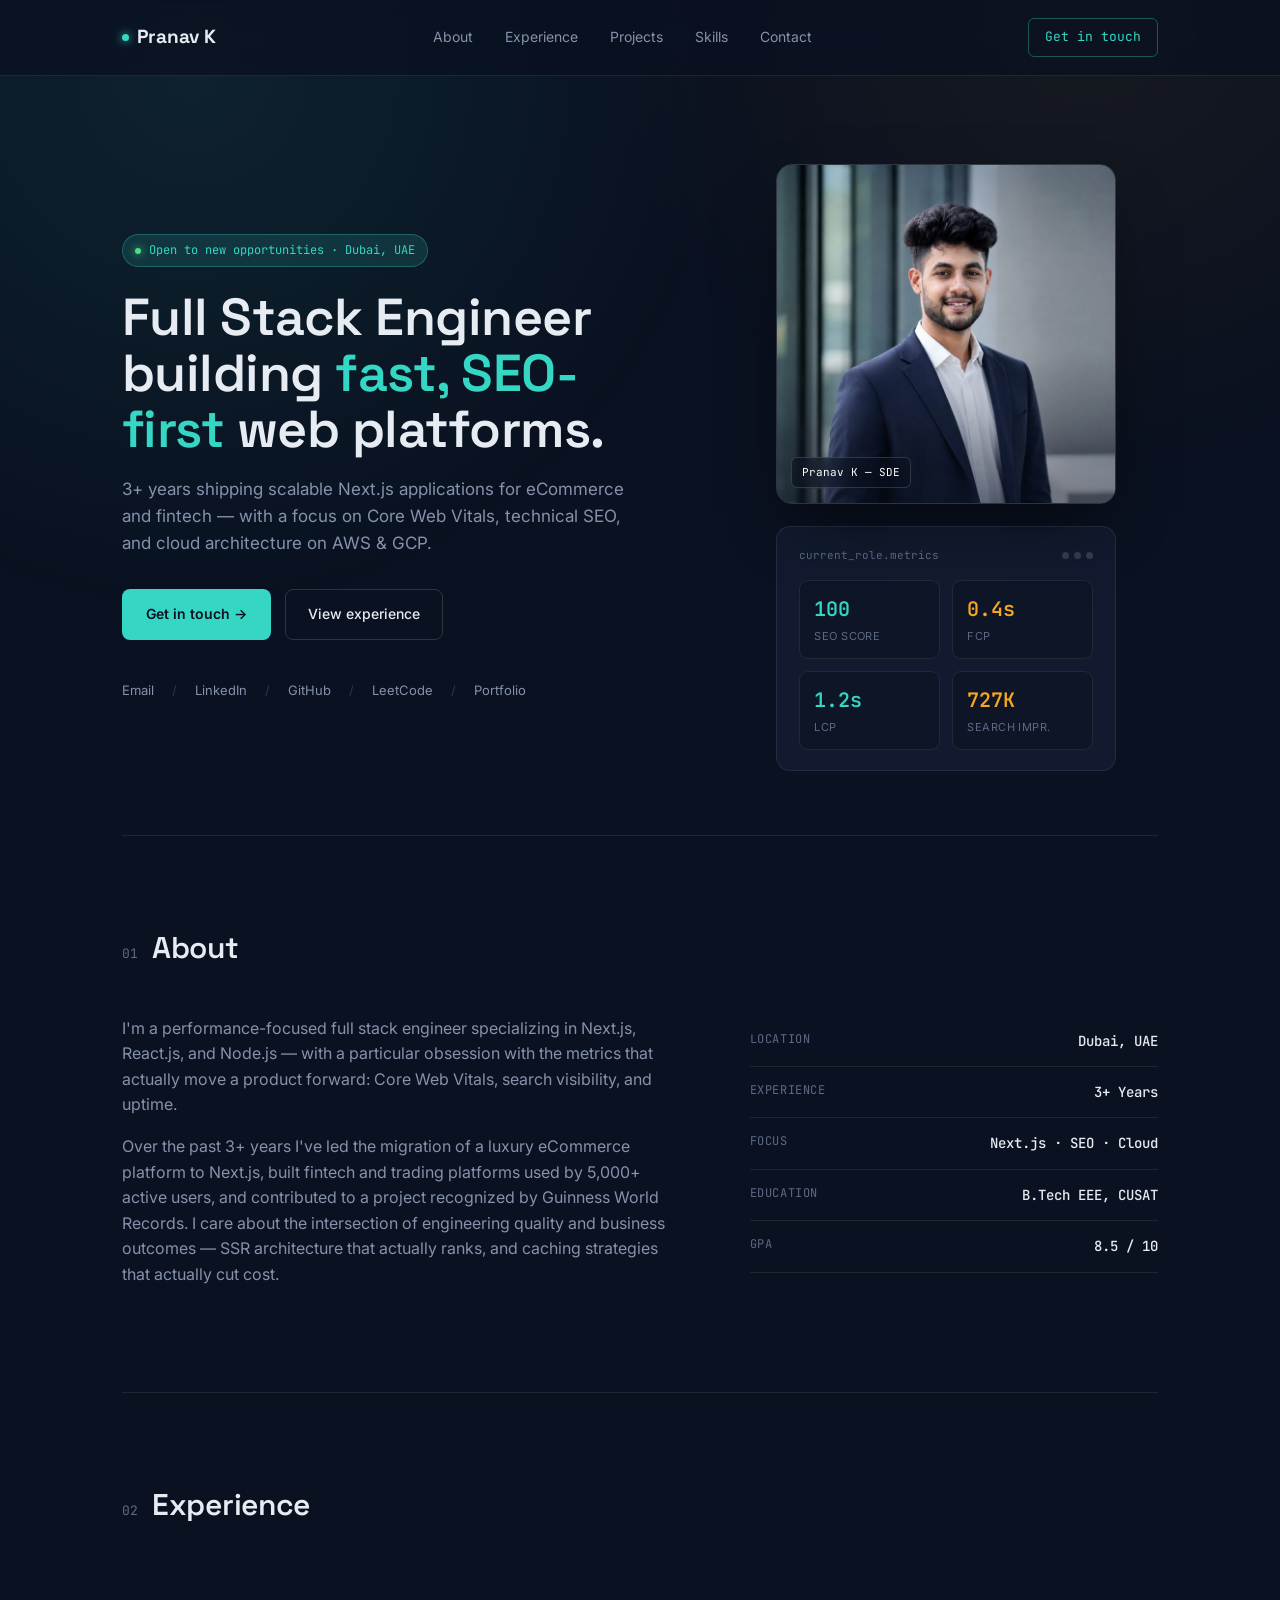
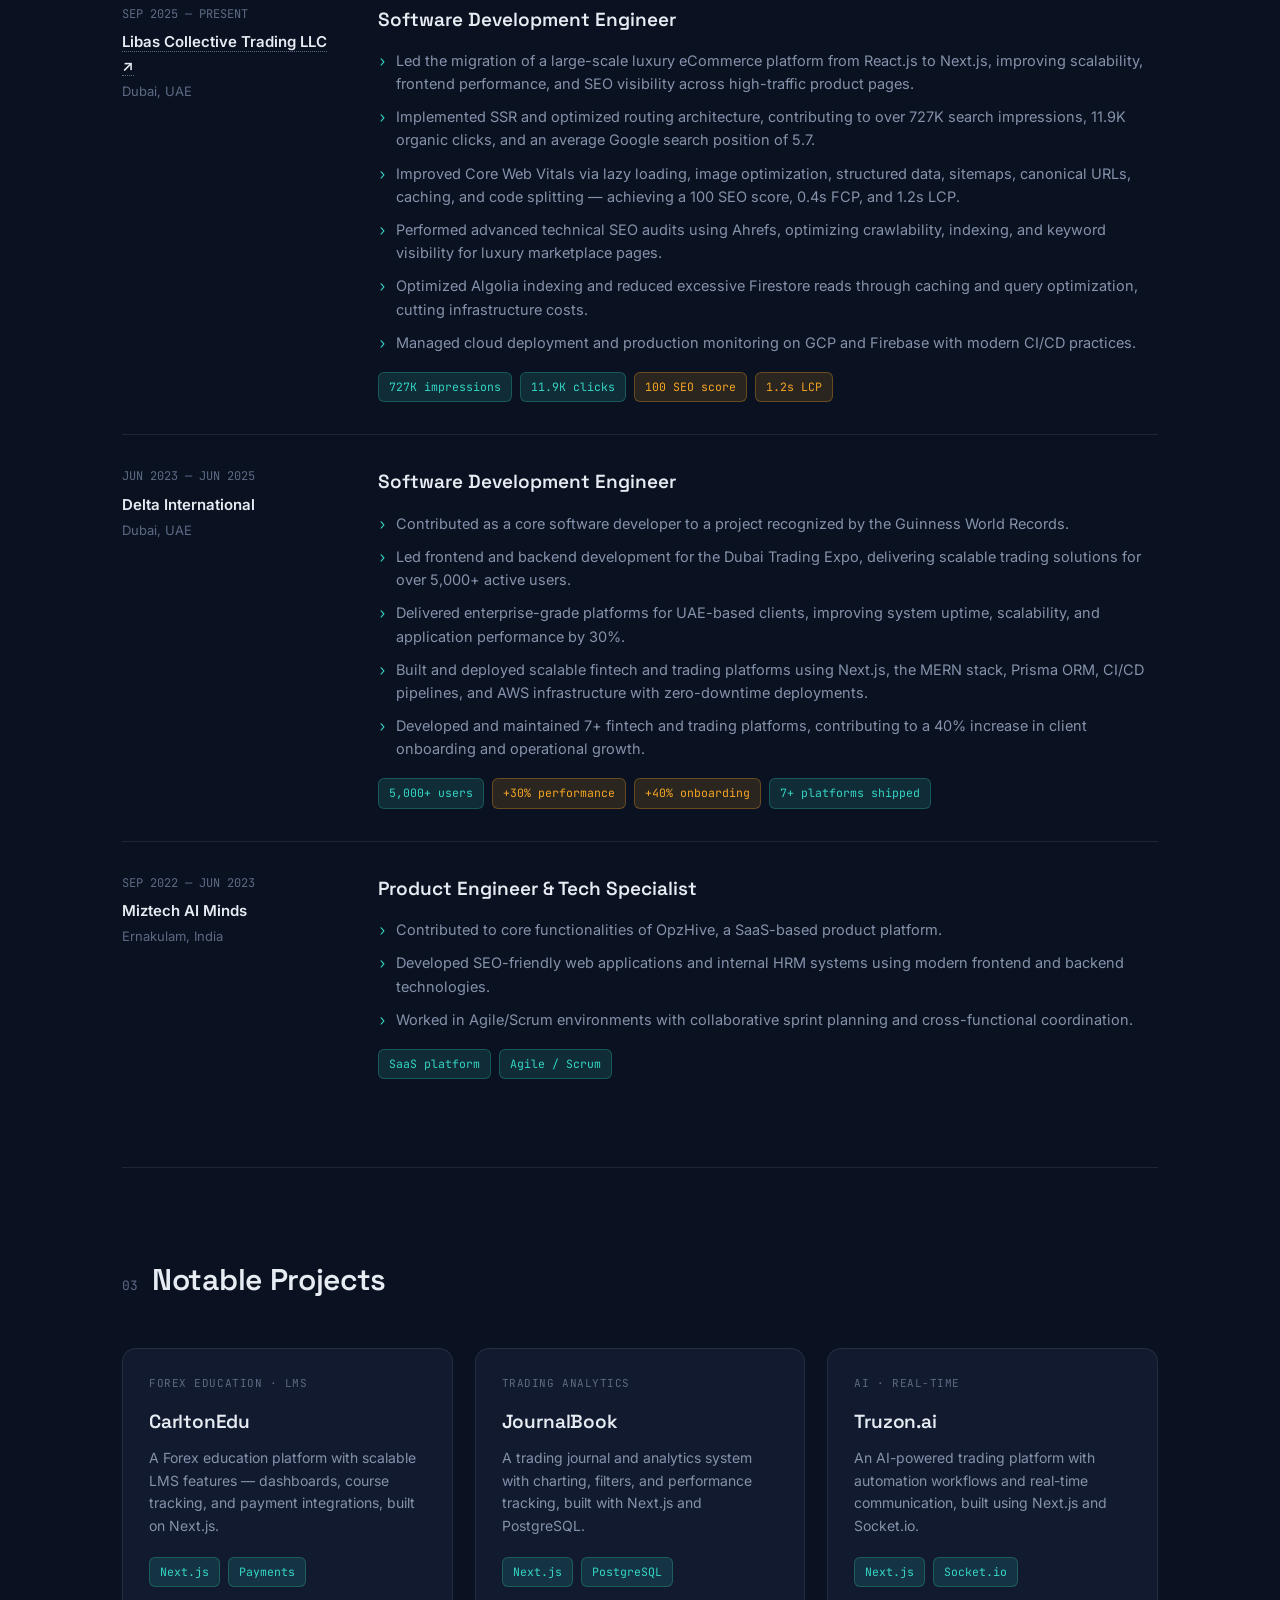
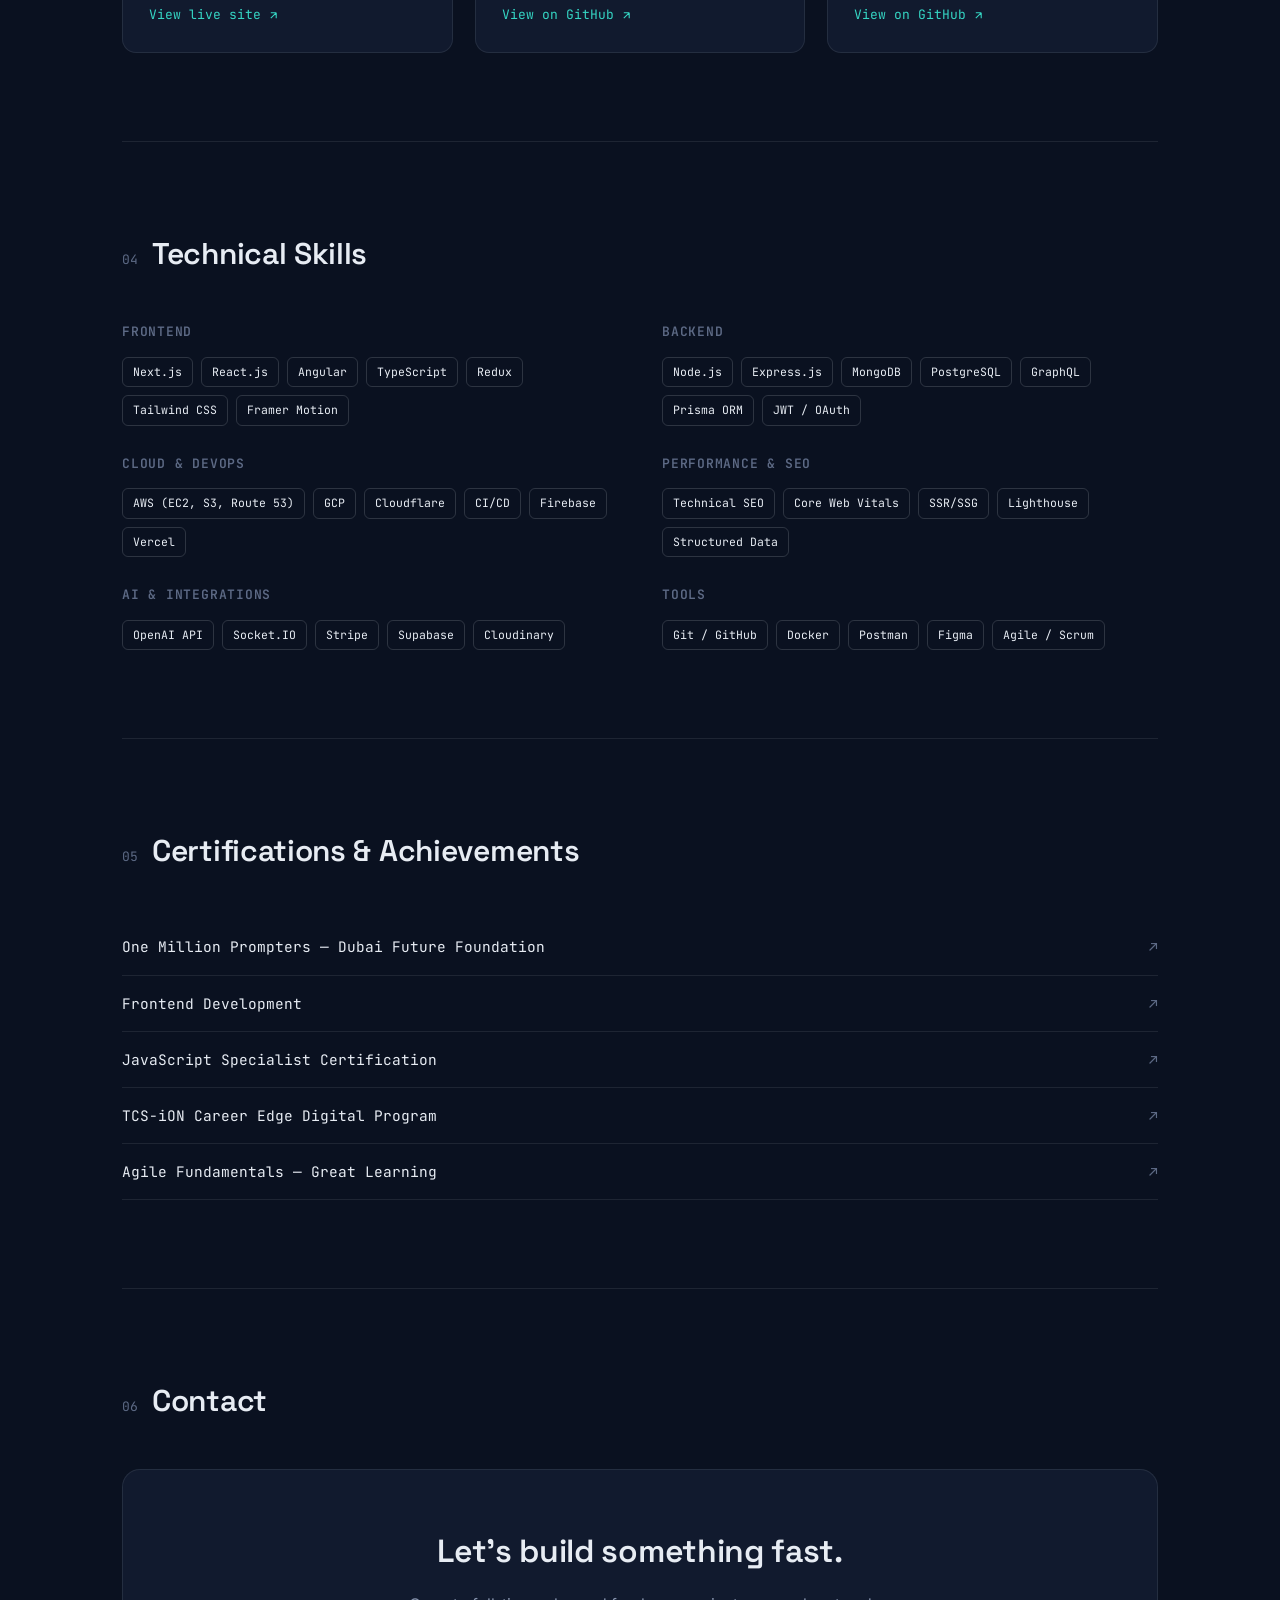
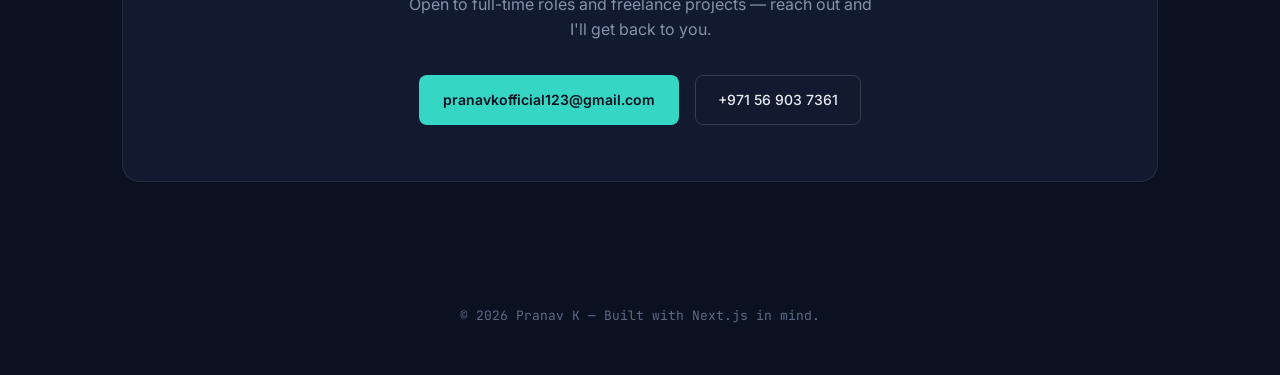
<file: portfolio.html>
<!DOCTYPE html>
<html lang="en">
<head>
<meta charset="UTF-8" />
<meta name="viewport" content="width=device-width, initial-scale=1.0" />
<title>Pranav K — Full Stack Engineer</title>
<meta name="description" content="Pranav K — Full Stack Engineer specializing in Next.js, technical SEO, Core Web Vitals and cloud architecture." />
<link rel="preconnect" href="https://fonts.googleapis.com">
<link rel="preconnect" href="https://fonts.gstatic.com" crossorigin>
<link href="https://fonts.googleapis.com/css2?family=Space+Grotesk:wght@400;500;600;700&family=Inter:wght@400;500;600&family=JetBrains+Mono:wght@400;500;600&display=swap" rel="stylesheet">
<style>
  :root{
    --ink:#0a1120;
    --panel:#111a2e;
    --panel-2:#0d1526;
    --line:rgba(231,236,243,0.09);
    --line-strong:rgba(231,236,243,0.16);
    --text:#e7ecf3;
    --muted:#8592ab;
    --muted-2:#5d6a85;
    --teal:#35d6c4;
    --teal-dim:rgba(53,214,196,0.14);
    --amber:#f5a623;
    --amber-dim:rgba(245,166,35,0.14);
    --ok:#4ade80;
  }
  *{box-sizing:border-box; margin:0; padding:0;}
  html{scroll-behavior:smooth;}
  body{
    background:var(--ink);
    color:var(--text);
    font-family:'Inter', sans-serif;
    line-height:1.6;
    -webkit-font-smoothing:antialiased;
    overflow-x:hidden;
  }
  body::before{
    content:"";
    position:fixed; inset:0;
    background-image:
      radial-gradient(circle at 15% 8%, rgba(53,214,196,0.09), transparent 40%),
      radial-gradient(circle at 85% 0%, rgba(245,166,35,0.06), transparent 35%);
    pointer-events:none;
    z-index:0;
  }
  h1,h2,h3,h4{font-family:'Space Grotesk', sans-serif; font-weight:600; letter-spacing:-0.01em;}
  .mono{font-family:'JetBrains Mono', monospace;}
  a{color:inherit; text-decoration:none;}
  .wrap{max-width:1100px; margin:0 auto; padding:0 32px; position:relative; z-index:1;}
  ::selection{background:var(--teal); color:var(--ink);}

  a:focus-visible, button:focus-visible{
    outline:2px solid var(--teal); outline-offset:3px; border-radius:4px;
  }

  /* NAV */
  header.nav{
    position:sticky; top:0; z-index:50;
    background:rgba(10,17,32,0.75);
    backdrop-filter:blur(14px);
    border-bottom:1px solid var(--line);
  }
  .nav-inner{
    max-width:1100px; margin:0 auto; padding:18px 32px;
    display:flex; align-items:center; justify-content:space-between;
  }
  .logo{
    font-family:'Space Grotesk',sans-serif; font-weight:700; font-size:19px;
    display:flex; align-items:center; gap:8px;
  }
  .logo .dot{width:7px; height:7px; border-radius:50%; background:var(--teal); box-shadow:0 0 10px var(--teal);}
  nav.links{display:flex; gap:32px; font-size:14px; color:var(--muted);}
  nav.links a{transition:color .2s;}
  nav.links a:hover{color:var(--text);}
  .nav-cta{
    font-size:13px; font-family:'JetBrains Mono',monospace; color:var(--teal);
    border:1px solid rgba(53,214,196,0.35); padding:8px 16px; border-radius:6px;
    transition:all .2s;
  }
  .nav-cta:hover{background:var(--teal-dim); border-color:var(--teal);}
  .burger{display:none; flex-direction:column; gap:5px; cursor:pointer; background:none; border:none;}
  .burger span{width:22px; height:2px; background:var(--text); display:block;}

  /* HERO */
  .hero{padding:88px 0 64px; position:relative;}
  .hero-grid{
    display:grid; grid-template-columns:1.25fr 0.95fr; gap:56px; align-items:center;
  }
  .eyebrow{
    display:inline-flex; align-items:center; gap:8px;
    font-family:'JetBrains Mono',monospace; font-size:12px; color:var(--teal);
    border:1px solid rgba(53,214,196,0.3); padding:6px 12px; border-radius:20px;
    margin-bottom:22px; background:var(--teal-dim);
  }
  .eyebrow .pulse{width:6px; height:6px; border-radius:50%; background:var(--ok); box-shadow:0 0 8px var(--ok); animation:pulse 2s infinite;}
  @keyframes pulse{0%,100%{opacity:1;} 50%{opacity:.35;}}
  .hero h1{font-size:52px; line-height:1.08; margin-bottom:18px;}
  .hero h1 .accent{color:var(--teal);}
  .hero p.lead{color:var(--muted); font-size:17px; max-width:520px; margin-bottom:32px;}
  .hero-ctas{display:flex; gap:14px; flex-wrap:wrap; margin-bottom:40px;}
  .btn-primary{
    background:var(--teal); color:var(--ink); font-weight:600; font-size:14px;
    padding:13px 24px; border-radius:8px; display:inline-flex; align-items:center; gap:8px;
    transition:transform .2s, box-shadow .2s;
  }
  .btn-primary:hover{transform:translateY(-2px); box-shadow:0 10px 30px -8px rgba(53,214,196,0.5);}
  .btn-ghost{
    border:1px solid var(--line-strong); color:var(--text); font-size:14px; font-weight:500;
    padding:13px 22px; border-radius:8px; transition:all .2s; display:inline-flex; align-items:center; gap:8px;
  }
  .btn-ghost:hover{border-color:var(--teal); color:var(--teal);}
  .social-row{display:flex; gap:18px; align-items:center; color:var(--muted-2); font-size:13px;}
  .social-row a{color:var(--muted); transition:color .2s; display:flex; align-items:center; gap:6px;}
  .social-row a:hover{color:var(--teal);}

  /* Hero right: portrait + monitor card */
  .hero-visual{position:relative;}
  .portrait-frame{
    position:relative; width:100%; max-width:340px; margin:0 auto 22px;
    aspect-ratio:1/1; border-radius:16px; overflow:hidden;
    border:1px solid var(--line-strong);
    box-shadow:0 30px 60px -20px rgba(0,0,0,0.6);
  }
  .portrait-frame img{width:100%; height:100%; object-fit:cover; display:block; filter:saturate(1.03);}
  .portrait-frame::after{
    content:""; position:absolute; inset:0;
    background:linear-gradient(180deg, transparent 55%, rgba(10,17,32,0.55) 100%);
  }
  .frame-tag{
    position:absolute; bottom:14px; left:14px; z-index:2;
    font-family:'JetBrains Mono',monospace; font-size:11px; color:#fff;
    background:rgba(10,17,32,0.55); backdrop-filter:blur(6px);
    padding:6px 10px; border-radius:6px; border:1px solid rgba(255,255,255,0.15);
  }

  .monitor{
    background:var(--panel); border:1px solid var(--line); border-radius:14px;
    padding:20px 22px; max-width:340px; margin:0 auto;
  }
  .monitor-head{
    display:flex; align-items:center; justify-content:space-between; margin-bottom:16px;
    font-family:'JetBrains Mono',monospace; font-size:11px; color:var(--muted-2);
  }
  .monitor-head .dots{display:flex; gap:5px;}
  .monitor-head .dots span{width:7px; height:7px; border-radius:50%; background:var(--line-strong);}
  .metric-row{display:grid; grid-template-columns:1fr 1fr; gap:12px;}
  .metric{
    background:var(--panel-2); border:1px solid var(--line); border-radius:9px; padding:12px 14px;
  }
  .metric .k{font-family:'JetBrains Mono',monospace; font-size:20px; font-weight:600; color:var(--teal);}
  .metric .l{font-size:11px; color:var(--muted-2); margin-top:3px; text-transform:uppercase; letter-spacing:.04em;}
  .metric.amber .k{color:var(--amber);}

  /* SECTION shared */
  section{padding:88px 0; position:relative; border-top:1px solid var(--line);}
  .sec-head{display:flex; align-items:baseline; gap:14px; margin-bottom:44px;}
  .sec-num{font-family:'JetBrains Mono',monospace; color:var(--muted-2); font-size:13px;}
  .sec-head h2{font-size:30px;}
  .sec-sub{color:var(--muted); font-size:15px; margin-top:8px; max-width:560px;}

  /* ABOUT */
  .about-grid{display:grid; grid-template-columns:1.4fr 1fr; gap:56px;}
  .about-grid p{color:var(--muted); font-size:16px; margin-bottom:16px; max-width:560px;}
  .fact-list{display:flex; flex-direction:column; gap:0;}
  .fact-list div{
    display:flex; justify-content:space-between; padding:14px 0; border-bottom:1px solid var(--line);
    font-size:14px;
  }
  .fact-list div span:first-child{color:var(--muted-2); font-family:'JetBrains Mono',monospace; font-size:12px; text-transform:uppercase; letter-spacing:.05em;}
  .fact-list div span:last-child{color:var(--text); font-weight:500; text-align:right;}

  /* EXPERIENCE */
  .job{
    display:grid; grid-template-columns:220px 1fr; gap:36px;
    padding:32px 0; border-bottom:1px solid var(--line);
  }
  .job:first-of-type{padding-top:0;}
  .job:last-of-type{border-bottom:none; padding-bottom:0;}
  .job-meta .dates{font-family:'JetBrains Mono',monospace; font-size:12px; color:var(--muted-2); margin-bottom:6px;}
  .job-meta .company{font-weight:600; font-size:15px; color:var(--text);}
  .job-meta .loc{font-size:13px; color:var(--muted-2); margin-top:3px;}
  .job-role{font-family:'Space Grotesk',sans-serif; font-size:19px; font-weight:600; margin-bottom:14px;}
  .job ul{list-style:none; display:flex; flex-direction:column; gap:10px; margin-bottom:18px;}
  .job li{
    position:relative; padding-left:18px; color:var(--muted); font-size:14.5px;
  }
  .job li::before{
    content:"›"; position:absolute; left:0; color:var(--teal); font-family:'JetBrains Mono',monospace;
  }
  .chip-row{display:flex; flex-wrap:wrap; gap:8px;}
  .chip{
    font-family:'JetBrains Mono',monospace; font-size:11.5px; padding:5px 10px; border-radius:6px;
    border:1px solid rgba(53,214,196,0.25); color:var(--teal); background:var(--teal-dim);
  }
  .chip.amber{border-color:rgba(245,166,35,0.3); color:var(--amber); background:var(--amber-dim);}

  /* PROJECTS */
  .proj-grid{display:grid; grid-template-columns:repeat(3,1fr); gap:22px;}
  .proj-card{
    background:var(--panel); border:1px solid var(--line); border-radius:14px; padding:26px;
    display:flex; flex-direction:column; transition:transform .25s, border-color .25s;
  }
  .proj-card:hover{transform:translateY(-4px); border-color:rgba(53,214,196,0.35);}
  .proj-card .tag{font-family:'JetBrains Mono',monospace; font-size:11px; color:var(--muted-2); margin-bottom:14px; text-transform:uppercase; letter-spacing:.05em;}
  .proj-card h3{font-size:19px; margin-bottom:10px;}
  .proj-card p{color:var(--muted); font-size:14px; margin-bottom:20px; flex-grow:1;}
  .proj-card .chip-row{margin-bottom:18px;}
  .proj-link{font-family:'JetBrains Mono',monospace; font-size:13px; color:var(--teal); display:inline-flex; align-items:center; gap:6px;}
  .proj-link svg{width:13px; height:13px;}

  /* SKILLS */
  .skills-grid{display:grid; grid-template-columns:repeat(2,1fr); gap:28px 44px;}
  .skill-cat h4{font-size:13px; font-family:'JetBrains Mono',monospace; color:var(--muted-2); text-transform:uppercase; letter-spacing:.06em; margin-bottom:14px;}
  .skill-cat .chip-row .chip{color:var(--text); border-color:var(--line-strong); background:transparent;}

  /* CERTS */
  .cert-list{display:flex; flex-direction:column;}
  .cert-list a{
    display:flex; justify-content:space-between; align-items:center;
    padding:16px 0; border-bottom:1px solid var(--line); font-size:14.5px; transition:color .2s;
  }
  .cert-list a:hover{color:var(--teal);}
  .cert-list a span.arrow{font-family:'JetBrains Mono',monospace; color:var(--muted-2); transition:transform .2s, color .2s;}
  .cert-list a:hover span.arrow{color:var(--teal); transform:translateX(3px);}

  /* CONTACT */
  .contact-box{
    background:var(--panel); border:1px solid var(--line); border-radius:18px;
    padding:56px; text-align:center;
  }
  .contact-box h2{font-size:32px; margin-bottom:14px;}
  .contact-box p{color:var(--muted); max-width:480px; margin:0 auto 32px;}
  .contact-links{display:flex; gap:16px; justify-content:center; flex-wrap:wrap;}

  footer{padding:36px 0 48px; text-align:center; color:var(--muted-2); font-size:13px; font-family:'JetBrains Mono',monospace;}

  .reveal{opacity:0; transform:translateY(18px); transition:opacity .7s ease, transform .7s ease;}
  .reveal.in{opacity:1; transform:translateY(0);}

  @media (max-width:880px){
    nav.links{display:none;}
    .burger{display:flex;}
    .hero-grid{grid-template-columns:1fr; gap:44px;}
    .hero-visual{order:-1;}
    .hero h1{font-size:38px;}
    .about-grid{grid-template-columns:1fr; gap:32px;}
    .job{grid-template-columns:1fr; gap:10px;}
    .proj-grid{grid-template-columns:1fr;}
    .skills-grid{grid-template-columns:1fr;}
    .contact-box{padding:36px 22px;}
    .wrap{padding:0 20px;}
  }
  @media (prefers-reduced-motion: reduce){
    *{animation:none !important; transition:none !important;}
    .reveal{opacity:1; transform:none;}
  }
</style>
</head>
<body>

<header class="nav">
  <div class="nav-inner">
    <div class="logo"><span class="dot"></span>Pranav K</div>
    <nav class="links">
      <a href="#about">About</a>
      <a href="#experience">Experience</a>
      <a href="#projects">Projects</a>
      <a href="#skills">Skills</a>
      <a href="#contact">Contact</a>
    </nav>
    <a class="nav-cta" href="#contact">Get in touch</a>
  </div>
</header>

<main class="wrap">

  <!-- HERO -->
  <section class="hero" style="border-top:none;">
    <div class="hero-grid">
      <div>
        <div class="eyebrow"><span class="pulse"></span>Open to new opportunities · Dubai, UAE</div>
        <h1>Full Stack Engineer building <span class="accent">fast, SEO-first</span> web platforms.</h1>
        <p class="lead">3+ years shipping scalable Next.js applications for eCommerce and fintech — with a focus on Core Web Vitals, technical SEO, and cloud architecture on AWS &amp; GCP.</p>
        <div class="hero-ctas">
          <a class="btn-primary" href="#contact">Get in touch →</a>
          <a class="btn-ghost" href="#experience">View experience</a>
        </div>
        <div class="social-row">
          <a href="mailto:pranavkofficial123@gmail.com">Email</a>
          <span style="color:var(--line-strong)">/</span>
          <a href="https://linkedin.com/in/pranav-k-6342b2215/" target="_blank" rel="noopener">LinkedIn</a>
          <span style="color:var(--line-strong)">/</span>
          <a href="https://github.com/PRANAVPADMANABHANK" target="_blank" rel="noopener">GitHub</a>
          <span style="color:var(--line-strong)">/</span>
          <a href="https://leetcode.com/pranavkkeloth" target="_blank" rel="noopener">LeetCode</a>
          <span style="color:var(--line-strong)">/</span>
          <a href="https://pranav-k-portfolio.netlify.app/" target="_blank" rel="noopener">Portfolio</a>
        </div>
      </div>

      <div class="hero-visual">
        <div class="portrait-frame">
          <img src="[data-uri]" alt="Portrait of Pranav K" />
          <div class="frame-tag mono">Pranav K — SDE</div>
        </div>
        <div class="monitor">
          <div class="monitor-head">
            <span>current_role.metrics</span>
            <div class="dots"><span></span><span></span><span></span></div>
          </div>
          <div class="metric-row">
            <div class="metric"><div class="k">100</div><div class="l">SEO Score</div></div>
            <div class="metric amber"><div class="k">0.4s</div><div class="l">FCP</div></div>
            <div class="metric"><div class="k">1.2s</div><div class="l">LCP</div></div>
            <div class="metric amber"><div class="k">727K</div><div class="l">Search Impr.</div></div>
          </div>
        </div>
      </div>
    </div>
  </section>

  <!-- ABOUT -->
  <section id="about" class="reveal">
    <div class="sec-head"><span class="sec-num mono">01</span><h2>About</h2></div>
    <div class="about-grid">
      <div>
        <p>I'm a performance-focused full stack engineer specializing in Next.js, React.js, and Node.js — with a particular obsession with the metrics that actually move a product forward: Core Web Vitals, search visibility, and uptime.</p>
        <p>Over the past 3+ years I've led the migration of a luxury eCommerce platform to Next.js, built fintech and trading platforms used by 5,000+ active users, and contributed to a project recognized by Guinness World Records. I care about the intersection of engineering quality and business outcomes — SSR architecture that actually ranks, and caching strategies that actually cut cost.</p>
      </div>
      <div class="fact-list mono">
        <div><span>Location</span><span>Dubai, UAE</span></div>
        <div><span>Experience</span><span>3+ Years</span></div>
        <div><span>Focus</span><span>Next.js · SEO · Cloud</span></div>
        <div><span>Education</span><span>B.Tech EEE, CUSAT</span></div>
        <div><span>GPA</span><span>8.5 / 10</span></div>
      </div>
    </div>
  </section>

  <!-- EXPERIENCE -->
  <section id="experience" class="reveal">
    <div class="sec-head"><span class="sec-num mono">02</span><h2>Experience</h2></div>

    <div class="job">
      <div class="job-meta">
        <div class="dates">SEP 2025 — PRESENT</div>
        <div class="company"><a href="https://www.libascollective.com" target="_blank" rel="noopener" style="color:inherit; border-bottom:1px dotted var(--muted-2);">Libas Collective Trading LLC ↗</a></div>
        <div class="loc">Dubai, UAE</div>
      </div>
      <div>
        <div class="job-role">Software Development Engineer</div>
        <ul>
          <li>Led the migration of a large-scale luxury eCommerce platform from React.js to Next.js, improving scalability, frontend performance, and SEO visibility across high-traffic product pages.</li>
          <li>Implemented SSR and optimized routing architecture, contributing to over 727K search impressions, 11.9K organic clicks, and an average Google search position of 5.7.</li>
          <li>Improved Core Web Vitals via lazy loading, image optimization, structured data, sitemaps, canonical URLs, caching, and code splitting — achieving a 100 SEO score, 0.4s FCP, and 1.2s LCP.</li>
          <li>Performed advanced technical SEO audits using Ahrefs, optimizing crawlability, indexing, and keyword visibility for luxury marketplace pages.</li>
          <li>Optimized Algolia indexing and reduced excessive Firestore reads through caching and query optimization, cutting infrastructure costs.</li>
          <li>Managed cloud deployment and production monitoring on GCP and Firebase with modern CI/CD practices.</li>
        </ul>
        <div class="chip-row">
          <span class="chip">727K impressions</span>
          <span class="chip">11.9K clicks</span>
          <span class="chip amber">100 SEO score</span>
          <span class="chip amber">1.2s LCP</span>
        </div>
      </div>
    </div>

    <div class="job">
      <div class="job-meta">
        <div class="dates">JUN 2023 — JUN 2025</div>
        <div class="company">Delta International</div>
        <div class="loc">Dubai, UAE</div>
      </div>
      <div>
        <div class="job-role">Software Development Engineer</div>
        <ul>
          <li>Contributed as a core software developer to a project recognized by the Guinness World Records.</li>
          <li>Led frontend and backend development for the Dubai Trading Expo, delivering scalable trading solutions for over 5,000+ active users.</li>
          <li>Delivered enterprise-grade platforms for UAE-based clients, improving system uptime, scalability, and application performance by 30%.</li>
          <li>Built and deployed scalable fintech and trading platforms using Next.js, the MERN stack, Prisma ORM, CI/CD pipelines, and AWS infrastructure with zero-downtime deployments.</li>
          <li>Developed and maintained 7+ fintech and trading platforms, contributing to a 40% increase in client onboarding and operational growth.</li>
        </ul>
        <div class="chip-row">
          <span class="chip">5,000+ users</span>
          <span class="chip amber">+30% performance</span>
          <span class="chip amber">+40% onboarding</span>
          <span class="chip">7+ platforms shipped</span>
        </div>
      </div>
    </div>

    <div class="job">
      <div class="job-meta">
        <div class="dates">SEP 2022 — JUN 2023</div>
        <div class="company">Miztech AI Minds</div>
        <div class="loc">Ernakulam, India</div>
      </div>
      <div>
        <div class="job-role">Product Engineer &amp; Tech Specialist</div>
        <ul>
          <li>Contributed to core functionalities of OpzHive, a SaaS-based product platform.</li>
          <li>Developed SEO-friendly web applications and internal HRM systems using modern frontend and backend technologies.</li>
          <li>Worked in Agile/Scrum environments with collaborative sprint planning and cross-functional coordination.</li>
        </ul>
        <div class="chip-row">
          <span class="chip">SaaS platform</span>
          <span class="chip">Agile / Scrum</span>
        </div>
      </div>
    </div>
  </section>

  <!-- PROJECTS -->
  <section id="projects" class="reveal">
    <div class="sec-head"><span class="sec-num mono">03</span><h2>Notable Projects</h2></div>
    <div class="proj-grid">
      <div class="proj-card">
        <div class="tag">Forex Education · LMS</div>
        <h3>CarltonEdu</h3>
        <p>A Forex education platform with scalable LMS features — dashboards, course tracking, and payment integrations, built on Next.js.</p>
        <div class="chip-row"><span class="chip">Next.js</span><span class="chip">Payments</span></div>
        <a class="proj-link" href="https://carltonedu.com" target="_blank" rel="noopener">View live site <svg viewBox="0 0 24 24" fill="none" stroke="currentColor" stroke-width="2"><path d="M7 17L17 7M17 7H7M17 7V17"/></svg></a>
      </div>
      <div class="proj-card">
        <div class="tag">Trading Analytics</div>
        <h3>JournalBook</h3>
        <p>A trading journal and analytics system with charting, filters, and performance tracking, built with Next.js and PostgreSQL.</p>
        <div class="chip-row"><span class="chip">Next.js</span><span class="chip">PostgreSQL</span></div>
        <a class="proj-link" href="https://github.com/PRANAVPADMANABHANK/FantomJournal-new-frontend" target="_blank" rel="noopener">View on GitHub <svg viewBox="0 0 24 24" fill="none" stroke="currentColor" stroke-width="2"><path d="M7 17L17 7M17 7H7M17 7V17"/></svg></a>
      </div>
      <div class="proj-card">
        <div class="tag">AI · Real-time</div>
        <h3>Truzon.ai</h3>
        <p>An AI-powered trading platform with automation workflows and real-time communication, built using Next.js and Socket.io.</p>
        <div class="chip-row"><span class="chip">Next.js</span><span class="chip">Socket.io</span></div>
        <a class="proj-link" href="https://github.com/PRANAVPADMANABHANK/truzon" target="_blank" rel="noopener">View on GitHub <svg viewBox="0 0 24 24" fill="none" stroke="currentColor" stroke-width="2"><path d="M7 17L17 7M17 7H7M17 7V17"/></svg></a>
      </div>
    </div>
  </section>

  <!-- SKILLS -->
  <section id="skills" class="reveal">
    <div class="sec-head"><span class="sec-num mono">04</span><h2>Technical Skills</h2></div>
    <div class="skills-grid">
      <div class="skill-cat">
        <h4>Frontend</h4>
        <div class="chip-row">
          <span class="chip">Next.js</span><span class="chip">React.js</span><span class="chip">Angular</span><span class="chip">TypeScript</span><span class="chip">Redux</span><span class="chip">Tailwind CSS</span><span class="chip">Framer Motion</span>
        </div>
      </div>
      <div class="skill-cat">
        <h4>Backend</h4>
        <div class="chip-row">
          <span class="chip">Node.js</span><span class="chip">Express.js</span><span class="chip">MongoDB</span><span class="chip">PostgreSQL</span><span class="chip">GraphQL</span><span class="chip">Prisma ORM</span><span class="chip">JWT / OAuth</span>
        </div>
      </div>
      <div class="skill-cat">
        <h4>Cloud &amp; DevOps</h4>
        <div class="chip-row">
          <span class="chip">AWS (EC2, S3, Route 53)</span><span class="chip">GCP</span><span class="chip">Cloudflare</span><span class="chip">CI/CD</span><span class="chip">Firebase</span><span class="chip">Vercel</span>
        </div>
      </div>
      <div class="skill-cat">
        <h4>Performance &amp; SEO</h4>
        <div class="chip-row">
          <span class="chip">Technical SEO</span><span class="chip">Core Web Vitals</span><span class="chip">SSR/SSG</span><span class="chip">Lighthouse</span><span class="chip">Structured Data</span>
        </div>
      </div>
      <div class="skill-cat">
        <h4>AI &amp; Integrations</h4>
        <div class="chip-row">
          <span class="chip">OpenAI API</span><span class="chip">Socket.IO</span><span class="chip">Stripe</span><span class="chip">Supabase</span><span class="chip">Cloudinary</span>
        </div>
      </div>
      <div class="skill-cat">
        <h4>Tools</h4>
        <div class="chip-row">
          <span class="chip">Git / GitHub</span><span class="chip">Docker</span><span class="chip">Postman</span><span class="chip">Figma</span><span class="chip">Agile / Scrum</span>
        </div>
      </div>
    </div>
  </section>

  <!-- CERTIFICATIONS -->
  <section id="certifications" class="reveal">
    <div class="sec-head"><span class="sec-num mono">05</span><h2>Certifications &amp; Achievements</h2></div>
    <div class="cert-list mono">
      <a href="https://omp.dub.ai/certificate/GfqskFNMInbu" target="_blank" rel="noopener">One Million Prompters — Dubai Future Foundation <span class="arrow">↗</span></a>
      <a href="https://namastedev.com/pranavkkeloth/certificates/namaste-interview" target="_blank" rel="noopener">Frontend Development <span class="arrow">↗</span></a>
      <a href="https://namastedev.com/pranavkkeloth/certificates/namaste-javascript" target="_blank" rel="noopener">JavaScript Specialist Certification <span class="arrow">↗</span></a>
      <a href="https://res.cloudinary.com/dcdydl2xr/image/upload/v1694589334/GigConnect/tcs%20ion%20certificate/TCS-iON_-_Pranav_K_-_Certificate_hzvapp.png" target="_blank" rel="noopener">TCS-iON Career Edge Digital Program <span class="arrow">↗</span></a>
      <a href="https://res.cloudinary.com/dcdydl2xr/image/upload/v1703064634/Screenshot_1144_xylayl.png" target="_blank" rel="noopener">Agile Fundamentals — Great Learning <span class="arrow">↗</span></a>
    </div>
  </section>

  <!-- CONTACT -->
  <section id="contact" class="reveal">
    <div class="sec-head"><span class="sec-num mono">06</span><h2>Contact</h2></div>
    <div class="contact-box">
      <h2>Let's build something fast.</h2>
      <p>Open to full-time roles and freelance projects — reach out and I'll get back to you.</p>
      <div class="contact-links">
        <a class="btn-primary" href="mailto:pranavkofficial123@gmail.com">pranavkofficial123@gmail.com</a>
        <a class="btn-ghost" href="tel:+971569037361">+971 56 903 7361</a>
      </div>
    </div>
  </section>

</main>

<footer>
  © <span id="year"></span> Pranav K — Built with Next.js in mind.
</footer>

<script>
  document.getElementById('year').textContent = new Date().getFullYear();
  const obs = new IntersectionObserver((entries)=>{
    entries.forEach(e=>{ if(e.isIntersecting){ e.target.classList.add('in'); obs.unobserve(e.target); } });
  }, {threshold:0.12});
  document.querySelectorAll('.reveal').forEach(el=>obs.observe(el));
</script>

</body>
</html>
</file>
